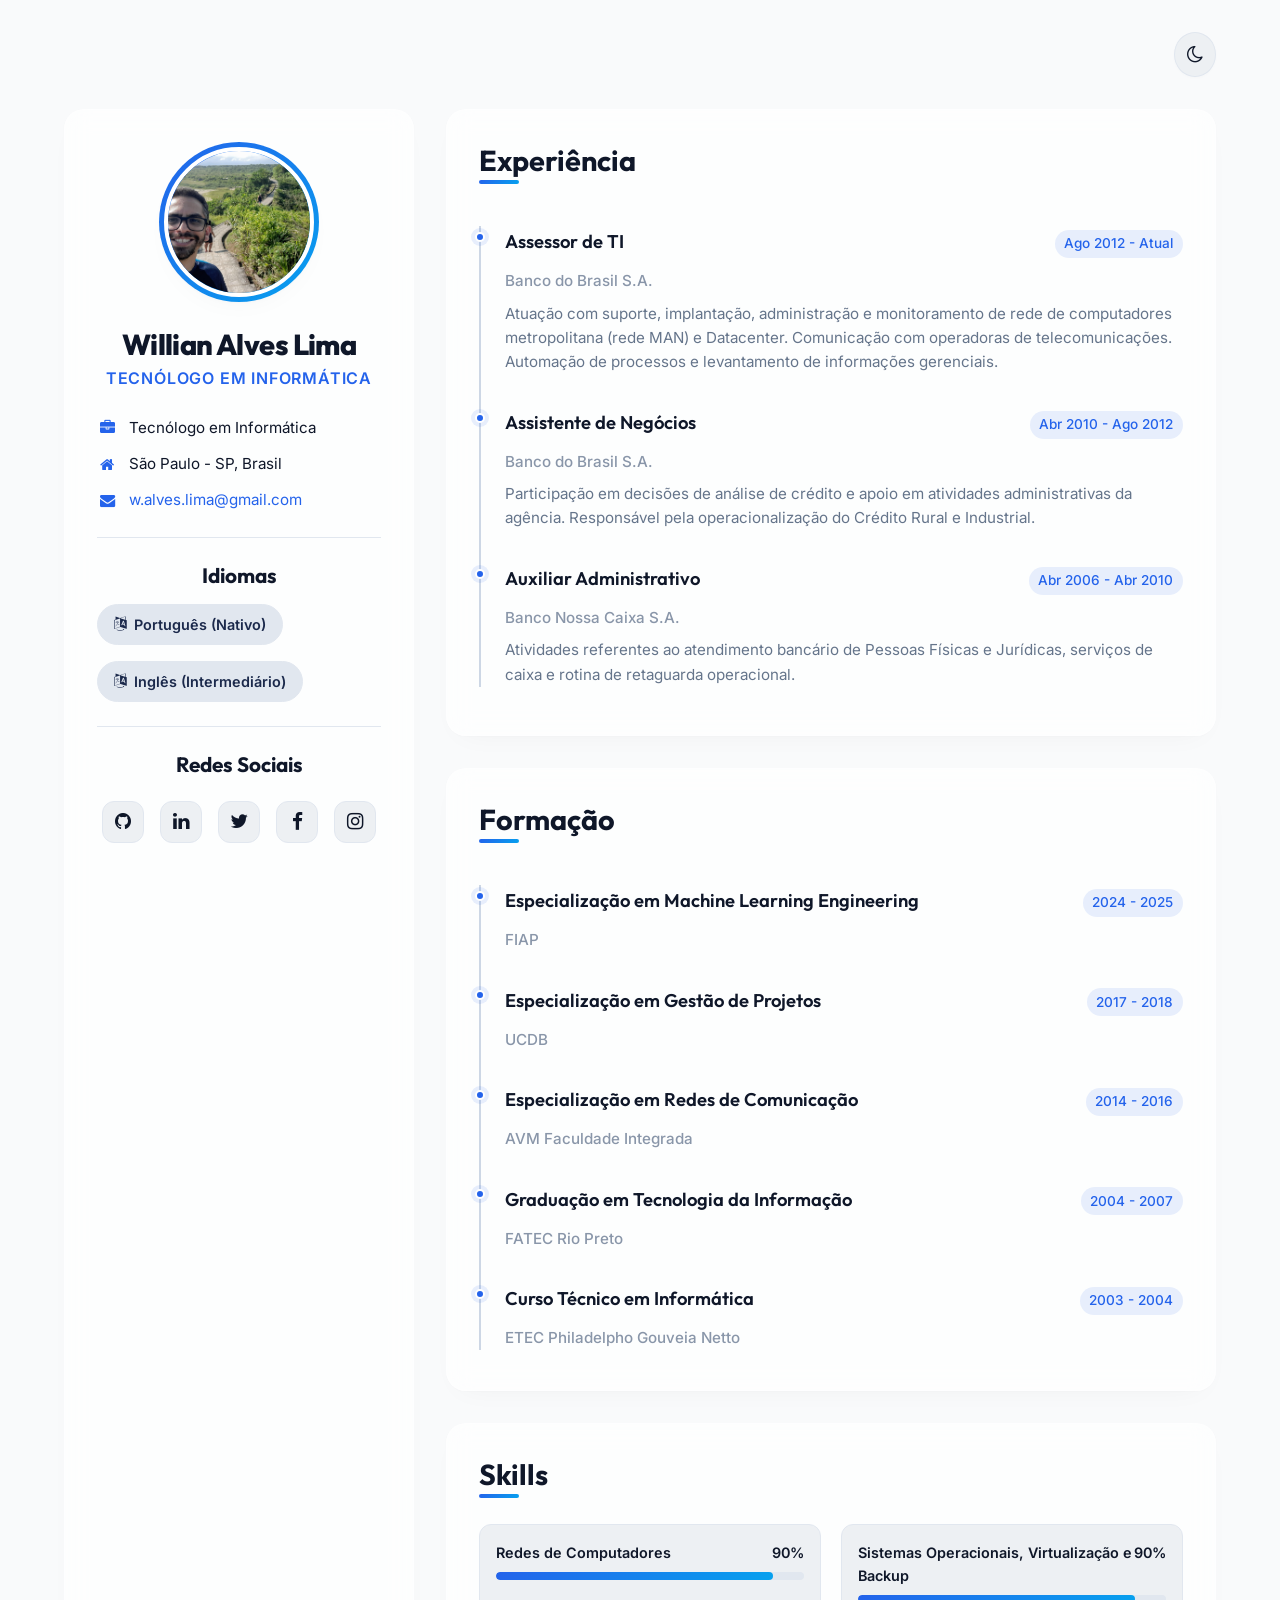
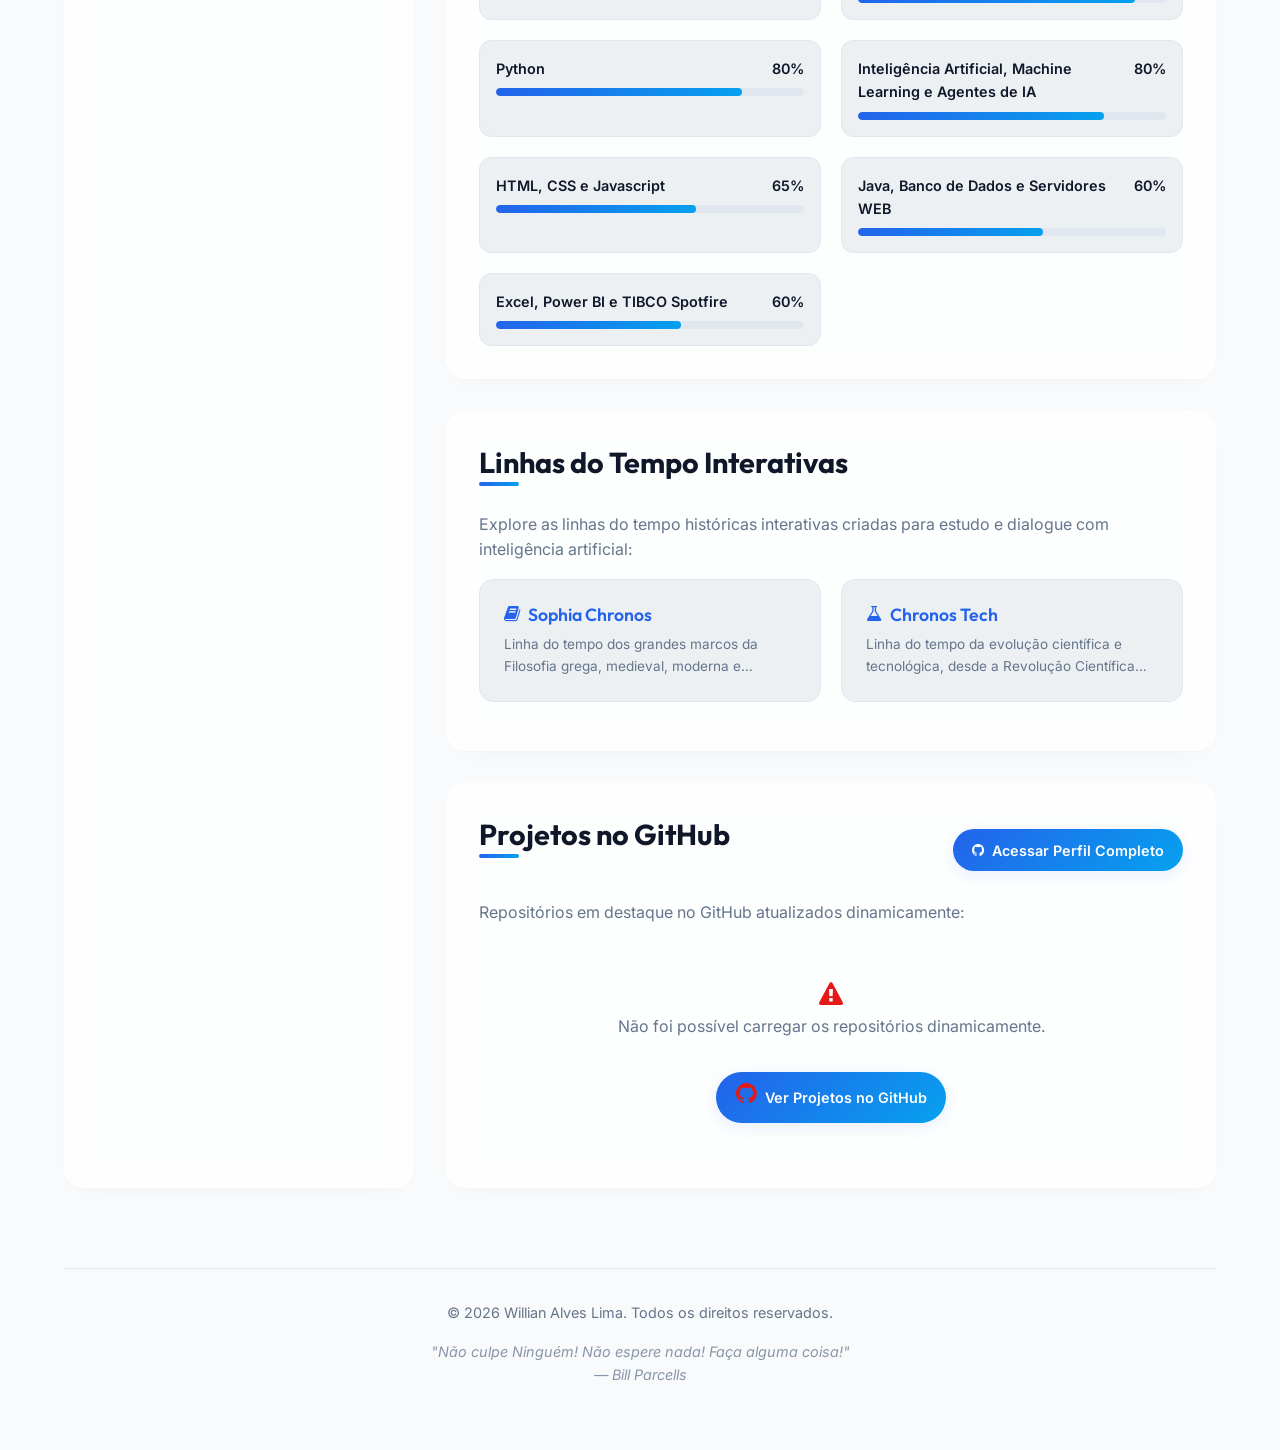
<file: index.html>
<!DOCTYPE html>
<html lang="pt-br">
<head>
    <meta charset="UTF-8">
    <meta name="viewport" content="width=device-width, initial-scale=1.0">
    <title>Willian Alves Lima | Currículo & Portfólio</title>
    
    <!-- SEO Meta Tags -->
    <meta name="description" content="Currículo e Portfólio de Willian Alves Lima. Tecnólogo em Informática, especialista em Redes, Sistemas Operacionais e Machine Learning. Confira meus projetos e redes sociais.">
    <meta name="keywords" content="Willian Alves Lima, Currículo, Portfólio, Tecnólogo em Informática, Machine Learning, Redes de Computadores, Python, Git, GitHub">
    <meta name="author" content="Willian Alves Lima">
    
    <!-- Open Graph / Facebook -->
    <meta property="og:type" content="website">
    <meta property="og:title" content="Willian Alves Lima | Currículo & Portfólio">
    <meta property="og:description" content="Currículo e Portfólio de Willian Alves Lima. Especialista em TI, Redes e Machine Learning.">
    <meta property="og:image" content="img/foto_perfil3.jpg">

    <!-- Stylesheets -->
    <link rel="stylesheet" href="css/style.css">
    
    <!-- Font Awesome (for icons) with SRI protection as per security guidelines -->
    <link rel="stylesheet" href="https://cdnjs.cloudflare.com/ajax/libs/font-awesome/4.7.0/css/font-awesome.min.css" integrity="sha512-SfTiTlX6kk+qitfevl/7LibUOeJWlt9rbyDn92a1DqWOw9vWG2MFoays0sgObmWazO5BQPiFucnnEAjpAB+/Sw==" crossorigin="anonymous" referrerpolicy="no-referrer" />
</head>
<body>

    <div class="app-container">
        
        <!-- Header Controls (Theme switcher) -->
        <header class="top-bar">
            <button id="theme-toggle" class="theme-toggle-btn" aria-label="Alternar tema claro/escuro">
                <i class="fa fa-moon-o" aria-hidden="true"></i>
            </button>
        </header>

        <!-- Main Profile Grid -->
        <div class="profile-grid">
            
            <!-- Left Column: Personal info & social links -->
            <aside class="profile-card card">
                <div class="avatar-wrapper">
                    <img src="img/foto_perfil3.jpg" class="avatar" alt="Foto de perfil de Willian Alves Lima">
                </div>
                
                <h1 class="profile-name">Willian Alves Lima</h1>
                <p class="profile-title">Tecnólogo em Informática</p>
                
                <div class="profile-details">
                    <div class="detail-item">
                        <i class="fa fa-briefcase" aria-hidden="true"></i>
                        <span>Tecnólogo em Informática</span>
                    </div>
                    <div class="detail-item">
                        <i class="fa fa-home" aria-hidden="true"></i>
                        <span>São Paulo - SP, Brasil</span>
                    </div>
                    <div class="detail-item">
                        <i class="fa fa-envelope" aria-hidden="true"></i>
                        <a href="mailto:w.alves.lima@gmail.com">w.alves.lima@gmail.com</a>
                    </div>
                </div>

                <hr style="border: 0; border-top: 1px solid var(--border-color); margin: 1.5rem 0;">

                <h3>Idiomas</h3>
                <div class="lang-list">
                    <span class="lang-badge">
                        <i class="fa fa-language" aria-hidden="true"></i> Português (Nativo)
                    </span>
                    <span class="lang-badge">
                        <i class="fa fa-language" aria-hidden="true"></i> Inglês (Intermediário)
                    </span>
                </div>

                <hr style="border: 0; border-top: 1px solid var(--border-color); margin: 1.5rem 0;">

                <h3>Redes Sociais</h3>
                <div class="social-links">
                    <a href="https://github.com/willalveslima" class="social-btn" target="_blank" rel="noopener noreferrer" aria-label="GitHub">
                        <i class="fa fa-github" aria-hidden="true"></i>
                    </a>
                    <a href="https://www.linkedin.com/in/willalveslima/" class="social-btn" target="_blank" rel="noopener noreferrer" aria-label="LinkedIn">
                        <i class="fa fa-linkedin" aria-hidden="true"></i>
                    </a>
                    <a href="https://twitter.com/willalveslima" class="social-btn" target="_blank" rel="noopener noreferrer" aria-label="Twitter">
                        <i class="fa fa-twitter" aria-hidden="true"></i>
                    </a>
                    <a href="https://facebook.com/willian.lima.1276" class="social-btn" target="_blank" rel="noopener noreferrer" aria-label="Facebook">
                        <i class="fa fa-facebook" aria-hidden="true"></i>
                    </a>
                    <a href="https://www.instagram.com/willalveslima" class="social-btn" target="_blank" rel="noopener noreferrer" aria-label="Instagram">
                        <i class="fa fa-instagram" aria-hidden="true"></i>
                    </a>
                </div>
            </aside>

            <!-- Right Column: Curriculum details & portfolio -->
            <main>
                
                <!-- Experience Section -->
                <section class="section-card card">
                    <h2>Experiência</h2>
                    <div class="timeline">
                        
                        <div class="timeline-item">
                            <div class="timeline-dot"></div>
                            <div class="timeline-header">
                                <h3 class="timeline-title">Assessor de TI</h3>
                                <span class="timeline-date">Ago 2012 - Atual</span>
                            </div>
                            <p class="timeline-subtitle">Banco do Brasil S.A.</p>
                            <p class="timeline-desc">Atuação com suporte, implantação, administração e monitoramento de rede de computadores metropolitana (rede MAN) e Datacenter. Comunicação com operadoras de telecomunicações. Automação de processos e levantamento de informações gerenciais.</p>
                        </div>
                        
                        <div class="timeline-item">
                            <div class="timeline-dot"></div>
                            <div class="timeline-header">
                                <h3 class="timeline-title">Assistente de Negócios</h3>
                                <span class="timeline-date">Abr 2010 - Ago 2012</span>
                            </div>
                            <p class="timeline-subtitle">Banco do Brasil S.A.</p>
                            <p class="timeline-desc">Participação em decisões de análise de crédito e apoio em atividades administrativas da agência. Responsável pela operacionalização do Crédito Rural e Industrial.</p>
                        </div>
                        
                        <div class="timeline-item">
                            <div class="timeline-dot"></div>
                            <div class="timeline-header">
                                <h3 class="timeline-title">Auxiliar Administrativo</h3>
                                <span class="timeline-date">Abr 2006 - Abr 2010</span>
                            </div>
                            <p class="timeline-subtitle">Banco Nossa Caixa S.A.</p>
                            <p class="timeline-desc">Atividades referentes ao atendimento bancário de Pessoas Físicas e Jurídicas, serviços de caixa e rotina de retaguarda operacional.</p>
                        </div>

                    </div>
                </section>

                <!-- Education Section -->
                <section class="section-card card">
                    <h2>Formação</h2>
                    <div class="timeline">
                        
                        <div class="timeline-item">
                            <div class="timeline-dot"></div>
                            <div class="timeline-header">
                                <h3 class="timeline-title">Especialização em Machine Learning Engineering</h3>
                                <span class="timeline-date">2024 - 2025</span>
                            </div>
                            <p class="timeline-subtitle">FIAP</p>
                        </div>

                        <div class="timeline-item">
                            <div class="timeline-dot"></div>
                            <div class="timeline-header">
                                <h3 class="timeline-title">Especialização em Gestão de Projetos</h3>
                                <span class="timeline-date">2017 - 2018</span>
                            </div>
                            <p class="timeline-subtitle">UCDB</p>
                        </div>

                        <div class="timeline-item">
                            <div class="timeline-dot"></div>
                            <div class="timeline-header">
                                <h3 class="timeline-title">Especialização em Redes de Comunicação</h3>
                                <span class="timeline-date">2014 - 2016</span>
                            </div>
                            <p class="timeline-subtitle">AVM Faculdade Integrada</p>
                        </div>

                        <div class="timeline-item">
                            <div class="timeline-dot"></div>
                            <div class="timeline-header">
                                <h3 class="timeline-title">Graduação em Tecnologia da Informação</h3>
                                <span class="timeline-date">2004 - 2007</span>
                            </div>
                            <p class="timeline-subtitle">FATEC Rio Preto</p>
                        </div>

                        <div class="timeline-item">
                            <div class="timeline-dot"></div>
                            <div class="timeline-header">
                                <h3 class="timeline-title">Curso Técnico em Informática</h3>
                                <span class="timeline-date">2003 - 2004</span>
                            </div>
                            <p class="timeline-subtitle">ETEC Philadelpho Gouveia Netto</p>
                        </div>

                    </div>
                </section>

                <!-- Skills Section -->
                <section class="section-card card">
                    <h2>Skills</h2>
                    <div class="skills-grid">
                        
                        <div class="skill-card">
                            <div class="skill-info">
                                <span>Redes de Computadores</span>
                                <span>90%</span>
                            </div>
                            <div class="skill-progress-bg">
                                <div class="skill-progress-bar" data-progress="90"></div>
                            </div>
                        </div>

                        <div class="skill-card">
                            <div class="skill-info">
                                <span>Sistemas Operacionais, Virtualização e Backup</span>
                                <span>90%</span>
                            </div>
                            <div class="skill-progress-bg">
                                <div class="skill-progress-bar" data-progress="90"></div>
                            </div>
                        </div>

                        <div class="skill-card">
                            <div class="skill-info">
                                <span>Python</span>
                                <span>80%</span>
                            </div>
                            <div class="skill-progress-bg">
                                <div class="skill-progress-bar" data-progress="80"></div>
                            </div>
                        </div>

                        <div class="skill-card">
                            <div class="skill-info">
                                <span>Inteligência Artificial, Machine Learning e Agentes de IA</span>
                                <span>80%</span>
                            </div>
                            <div class="skill-progress-bg">
                                <div class="skill-progress-bar" data-progress="80"></div>
                            </div>
                        </div>

                        <div class="skill-card">
                            <div class="skill-info">
                                <span>HTML, CSS e Javascript</span>
                                <span>65%</span>
                            </div>
                            <div class="skill-progress-bg">
                                <div class="skill-progress-bar" data-progress="65"></div>
                            </div>
                        </div>

                        <div class="skill-card">
                            <div class="skill-info">
                                <span>Java, Banco de Dados e Servidores WEB</span>
                                <span>60%</span>
                            </div>
                            <div class="skill-progress-bg">
                                <div class="skill-progress-bar" data-progress="60"></div>
                            </div>
                        </div>

                        <div class="skill-card">
                            <div class="skill-info">
                                <span>Excel, Power BI e TIBCO Spotfire</span>
                                <span>60%</span>
                            </div>
                            <div class="skill-progress-bg">
                                <div class="skill-progress-bar" data-progress="60"></div>
                            </div>
                        </div>

                    </div>
                </section>

                <!-- Interactive Timelines Section -->
                <section class="section-card card">
                    <h2>Linhas do Tempo Interativas</h2>
                    <p>Explore as linhas do tempo históricas interativas criadas para estudo e dialogue com inteligência artificial:</p>
                    <div class="repos-grid" style="margin-top: 1rem; margin-bottom: 1rem;">
                        <a href="filosofia.html" class="repo-card" style="min-height: auto; padding: 1.5rem;">
                            <div>
                                <h3 class="repo-name"><i class="fa fa-book" aria-hidden="true" style="color: var(--accent-color);"></i> Sophia Chronos</h3>
                                <p class="repo-desc" style="line-clamp: 2; -webkit-line-clamp: 2; margin-bottom: 0;">Linha do tempo dos grandes marcos da Filosofia grega, medieval, moderna e contemporânea com chat interativo com IA dos filósofos.</p>
                            </div>
                        </a>
                        <a href="ciencia-tecnologia.html" class="repo-card" style="min-height: auto; padding: 1.5rem;">
                            <div>
                                <h3 class="repo-name"><i class="fa fa-flask" aria-hidden="true" style="color: var(--accent-color);"></i> Chronos Tech</h3>
                                <p class="repo-desc" style="line-clamp: 2; -webkit-line-clamp: 2; margin-bottom: 0;">Linha do tempo da evolução científica e tecnológica, desde a Revolução Científica clássica até as redes neurais e IA moderna.</p>
                            </div>
                        </a>
                    </div>
                </section>

                <!-- GitHub Projects Section -->
                <section class="section-card card">
                    <div class="cta-header">
                        <h2>Projetos no GitHub</h2>
                        <a href="https://github.com/willalveslima" target="_blank" rel="noopener noreferrer" class="cta-btn">
                            <i class="fa fa-github" aria-hidden="true"></i> Acessar Perfil Completo
                        </a>
                    </div>
                    <p>Repositórios em destaque no GitHub atualizados dinamicamente:</p>
                    
                    <div id="github-repos-container" class="repos-grid">
                        <div class="loading-indicator">
                            <i class="fa fa-spinner" aria-hidden="true"></i>
                            <p>Carregando repositórios do GitHub...</p>
                        </div>
                    </div>
                </section>

            </main>

        </div>

        <!-- Footer -->
        <footer>
            <p>&copy; 2026 Willian Alves Lima. Todos os direitos reservados.</p>
            <cite>"Não culpe Ninguém! Não espere nada! Faça alguma coisa!" <br>&mdash; Bill Parcells</cite>
        </footer>

    </div>

    <!-- Scripts -->
    <script src="js/main.js"></script>
</body>
</html>
</file>
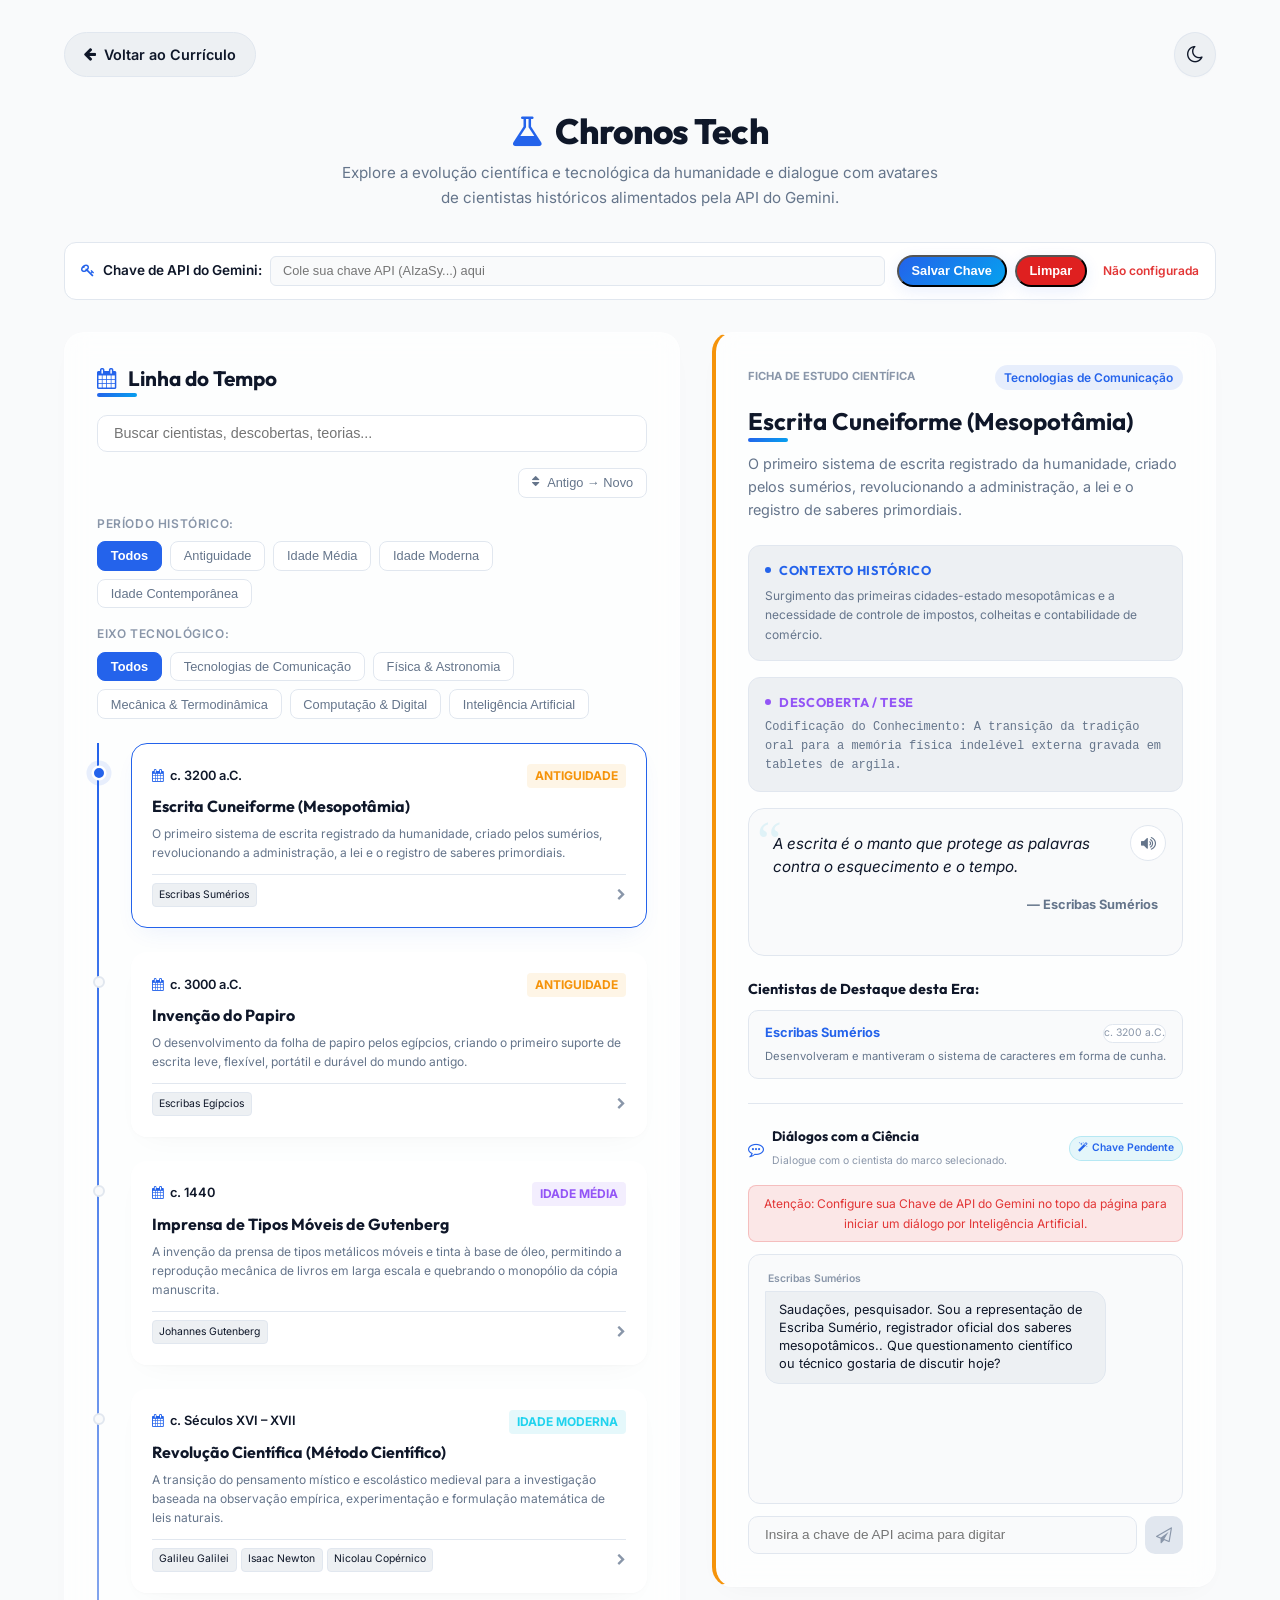
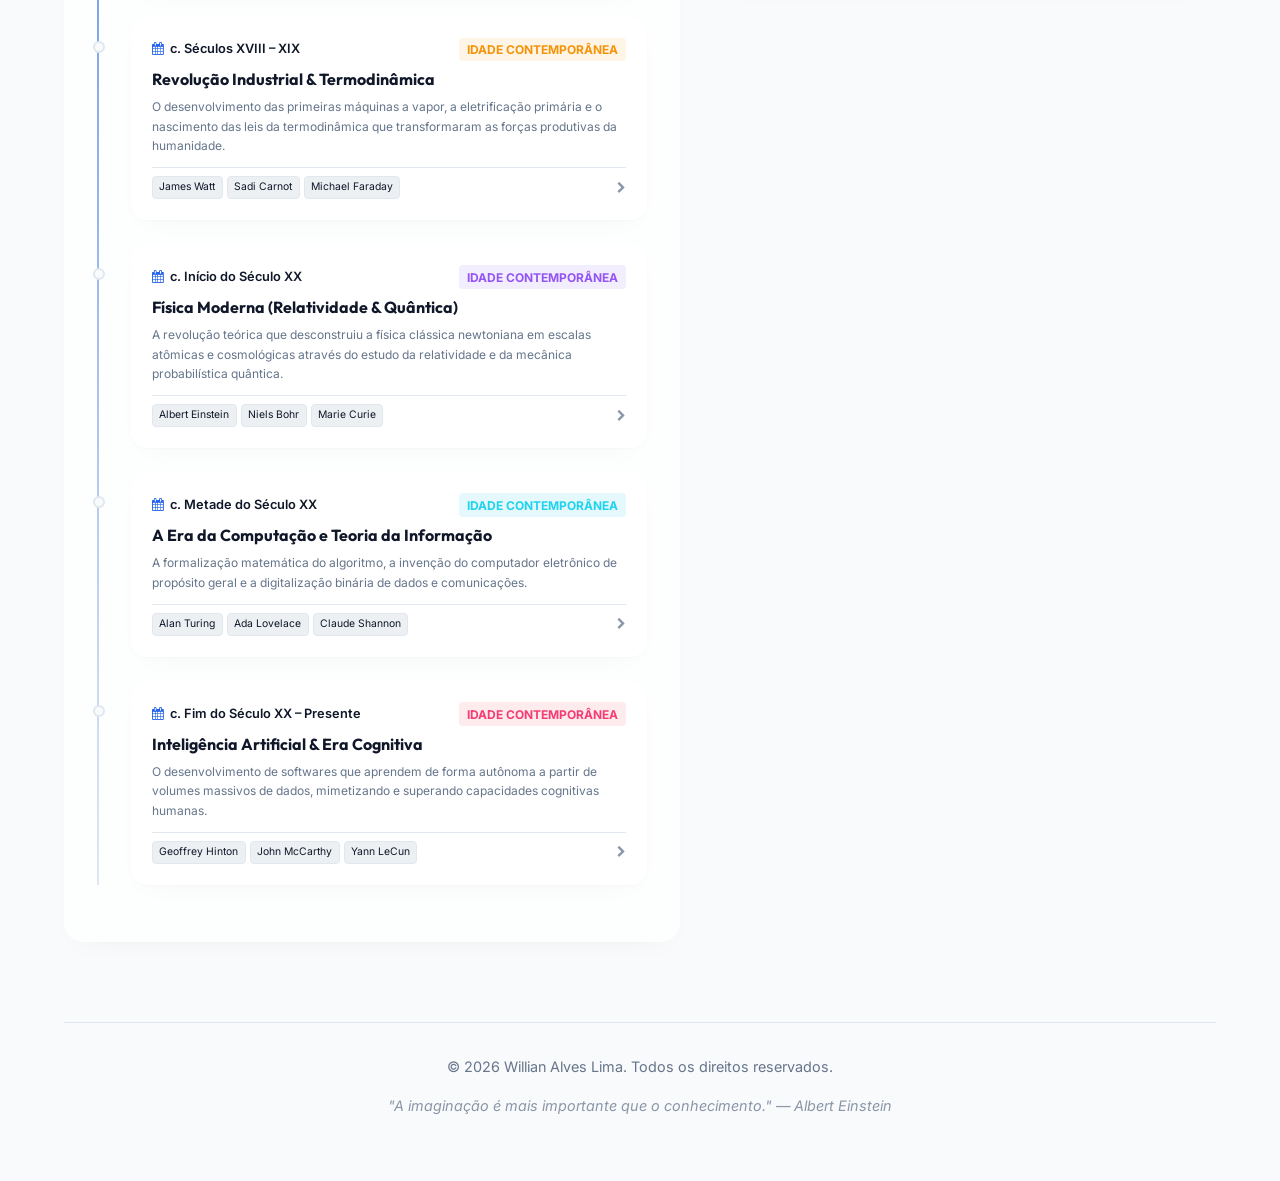
<file: ciencia-tecnologia.html>
<!DOCTYPE html>
<html lang="pt-br">
<head>
    <meta charset="UTF-8">
    <meta name="viewport" content="width=device-width, initial-scale=1.0">
    <title>Chronos Tech | Linha do Tempo de Ciência e Tecnologia</title>
    
    <!-- SEO Meta Tags -->
    <meta name="description" content="Explore os grandes marcos da ciência e tecnologia da humanidade. Dialogue com avatares de cientistas históricos através da API do Gemini.">
    <meta name="author" content="Willian Alves Lima">

    <!-- Stylesheets -->
    <link rel="stylesheet" href="css/style.css">
    <link rel="stylesheet" href="css/timeline.css">
    
    <!-- Font Awesome (legacy v4.7.0) with SRI -->
    <link rel="stylesheet" href="https://cdnjs.cloudflare.com/ajax/libs/font-awesome/4.7.0/css/font-awesome.min.css" integrity="sha512-SfTiTlX6kk+qitfevl/7LibUOeJWlt9rbyDn92a1DqWOw9vWG2MFoays0sgObmWazO5BQPiFucnnEAjpAB+/Sw==" crossorigin="anonymous" referrerpolicy="no-referrer" />
</head>
<body>

    <div class="app-container">
        
        <!-- Top Bar Navigation -->
        <header class="top-bar" style="justify-content: space-between;">
            <a href="index.html" class="cta-btn" style="background: var(--bg-tertiary); border: 1px solid var(--border-color); color: var(--text-primary) !important; box-shadow: none;">
                <i class="fa fa-arrow-left" aria-hidden="true"></i> Voltar ao Currículo
            </a>
            <div style="display: flex; gap: 1rem; align-items: center;">
                <button id="theme-toggle" class="theme-toggle-btn" aria-label="Alternar tema claro/escuro">
                    <i class="fa fa-moon-o" aria-hidden="true"></i>
                </button>
            </div>
        </header>

        <!-- Intro Header -->
        <div style="margin-bottom: 2rem; text-align: center;">
            <h1 style="display: inline-flex; align-items: center; gap: 0.75rem; justify-content: center; font-size: 2.2rem; margin-bottom: 0.5rem;">
                <i class="fa fa-flask" aria-hidden="true" style="color: var(--accent-color);"></i> Chronos Tech
            </h1>
            <p style="max-width: 600px; margin: 0 auto; font-size: 0.95rem;">
                Explore a evolução científica e tecnológica da humanidade e dialogue com avatares de cientistas históricos alimentados pela API do Gemini.
            </p>
        </div>

        <!-- API Key Configuration Section -->
        <section class="api-key-bar">
            <div class="api-key-input-wrapper">
                <i class="fa fa-key" aria-hidden="true" style="color: var(--accent-color);"></i>
                <label for="gemini-key" style="font-weight: 600;">Chave de API do Gemini:</label>
                <input type="password" id="gemini-key" class="api-key-input" placeholder="Cole sua chave API (AIzaSy...) aqui" aria-label="Chave API do Gemini">
            </div>
            <div style="display: flex; gap: 0.5rem; align-items: center;">
                <button id="save-key-btn" class="cta-btn" style="padding: 0.4rem 0.8rem; font-size: 0.8rem;">Salvar Chave</button>
                <button id="clear-key-btn" class="cta-btn" style="padding: 0.4rem 0.8rem; font-size: 0.8rem; background: hsl(0, 75%, 50%); color: white !important;">Limpar</button>
                <span id="key-status" class="api-key-status" style="margin-left: 0.5rem;"></span>
            </div>
        </section>

        <!-- Main Timeline Layout Grid -->
        <div class="timeline-page-grid">
            
            <!-- Left Column: Filters and Timeline list -->
            <section class="card">
                <h2 style="font-size: 1.3rem; margin-bottom: 1.5rem;"><i class="fa fa-calendar" aria-hidden="true" style="margin-right: 0.5rem; color: var(--accent-color);"></i> Linha do Tempo</h2>
                
                <div class="filters-section">
                    
                    <!-- Search Input -->
                    <div class="search-wrapper">
                        <input type="text" id="search-input" class="search-input" placeholder="Buscar cientistas, descobertas, teorias...">
                        <button id="search-clear" class="search-clear-btn" style="display: none;" aria-label="Limpar busca">
                            <i class="fa fa-times" aria-hidden="true"></i>
                        </button>
                    </div>

                    <!-- Chronological Order Toggle -->
                    <div style="display: flex; justify-content: flex-end;">
                        <button id="sort-toggle" class="filter-btn" style="display: inline-flex; align-items: center; gap: 0.5rem; width: auto;">
                            <i class="fa fa-sort" aria-hidden="true"></i>
                            <span id="sort-label">Antigo &rarr; Novo</span>
                        </button>
                    </div>

                    <!-- Period Filter -->
                    <div class="filter-group">
                        <span class="filter-label">Período Histórico:</span>
                        <div id="period-filters" class="filter-buttons">
                            <!-- Populated in JS -->
                        </div>
                    </div>

                    <!-- Thematic Line Filter -->
                    <div class="filter-group">
                        <span class="filter-label">Eixo Tecnológico:</span>
                        <div id="line-filters" class="filter-buttons">
                            <!-- Populated in JS -->
                        </div>
                    </div>

                </div>

                <!-- Active Timeline List -->
                <div id="timeline-list-container" class="timeline-interactive">
                    <!-- Populated in JS -->
                </div>

            </section>

            <!-- Right Column: Detail Card and AI Chat -->
            <section>
                
                <!-- Detailed Info Card -->
                <div id="detail-card" class="card detail-card">
                    <!-- Populated in JS -->
                </div>

            </section>

        </div>

        <!-- Footer -->
        <footer style="margin-top: 3rem;">
            <p>&copy; 2026 Willian Alves Lima. Todos os direitos reservados.</p>
            <cite>"A imaginação é mais importante que o conhecimento." &mdash; Albert Einstein</cite>
        </footer>

    </div>

    <!-- Scripts -->
    <script src="js/ciencia-tecnologia.js"></script>
</body>
</html>
</file>
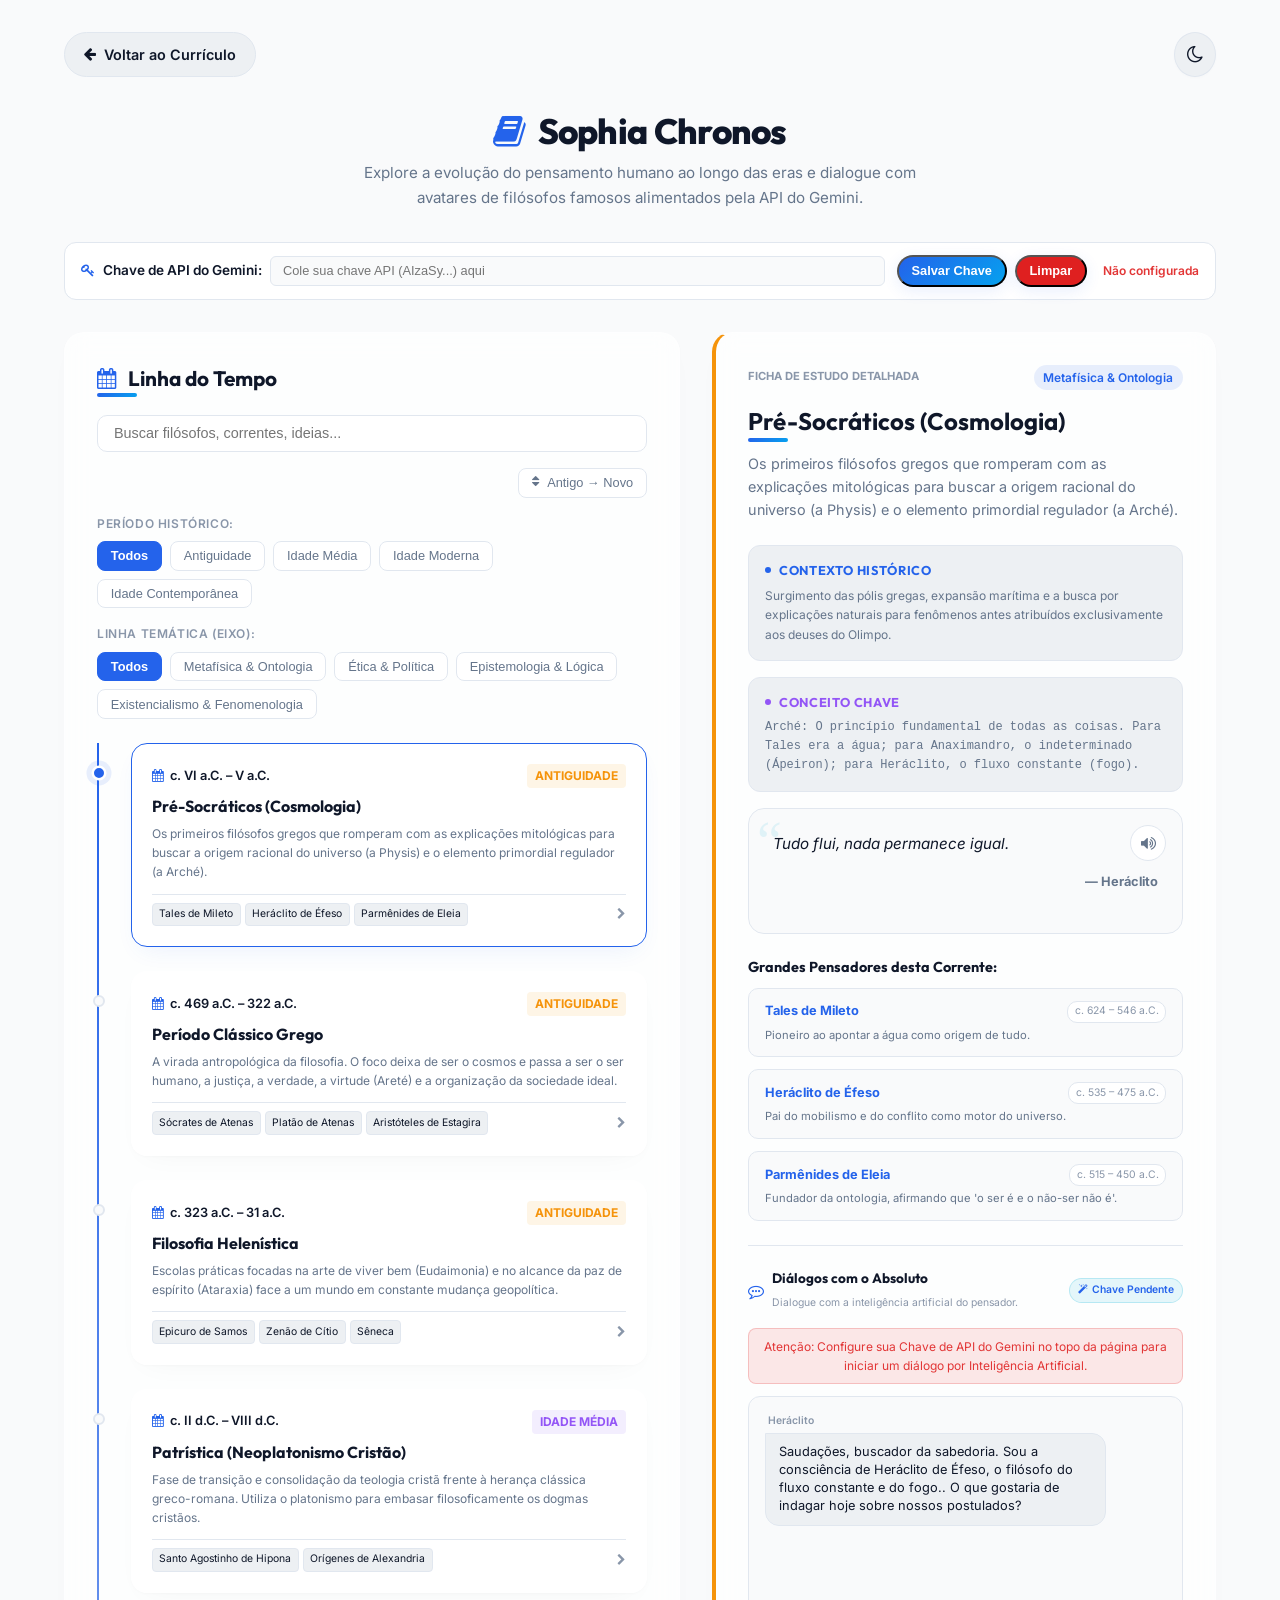
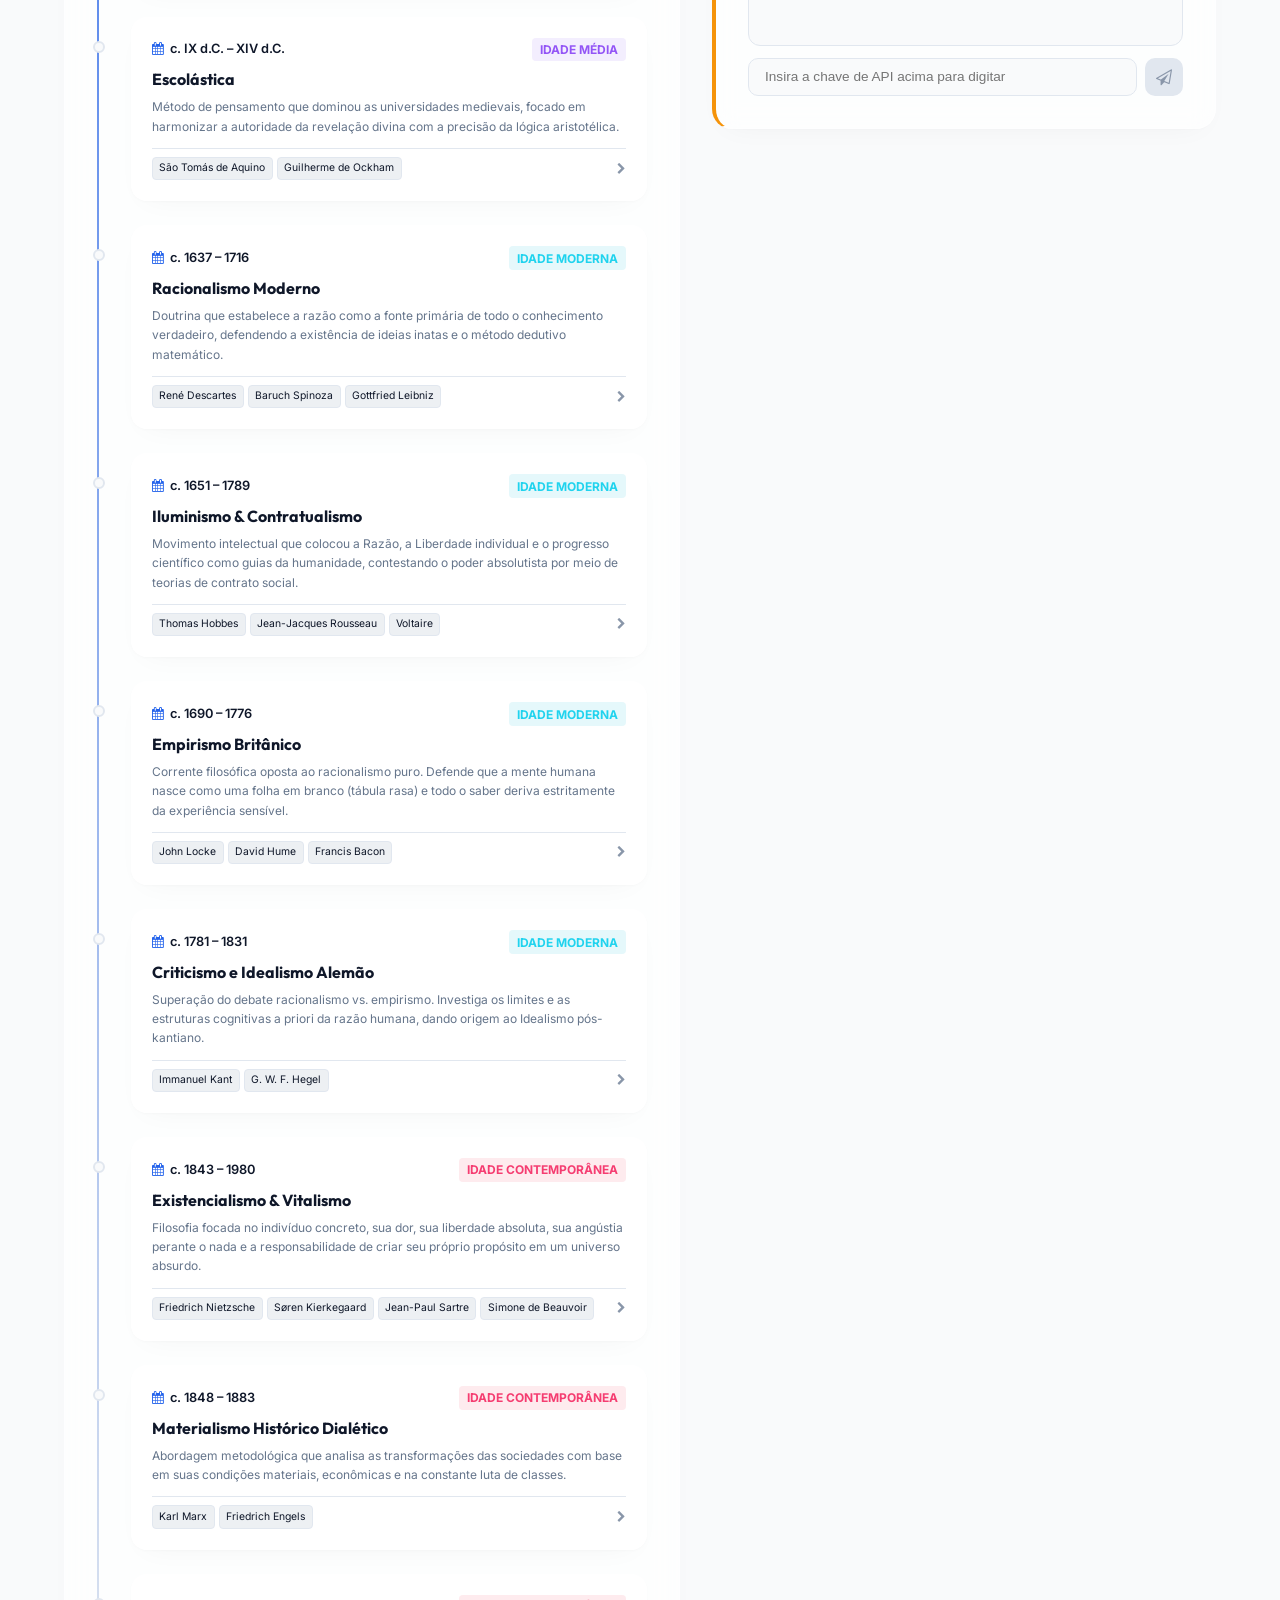
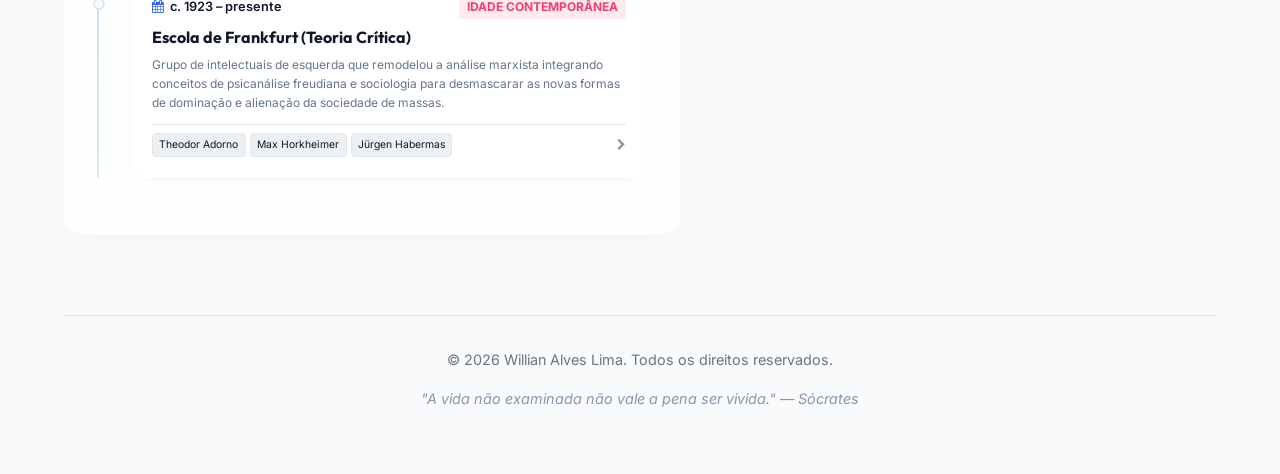
<file: filosofia.html>
<!DOCTYPE html>
<html lang="pt-br">
<head>
    <meta charset="UTF-8">
    <meta name="viewport" content="width=device-width, initial-scale=1.0">
    <title>Sophia Chronos | Linha do Tempo da Filosofia</title>
    
    <!-- SEO Meta Tags -->
    <meta name="description" content="Explore a linha do tempo dos grandes marcos e correntes filosóficas da humanidade. Dialogue com filósofos do passado através de inteligência artificial baseada no Gemini.">
    <meta name="author" content="Willian Alves Lima">

    <!-- Stylesheets -->
    <link rel="stylesheet" href="css/style.css">
    <link rel="stylesheet" href="css/timeline.css">
    
    <!-- Font Awesome (legacy v4.7.0) with SRI -->
    <link rel="stylesheet" href="https://cdnjs.cloudflare.com/ajax/libs/font-awesome/4.7.0/css/font-awesome.min.css" integrity="sha512-SfTiTlX6kk+qitfevl/7LibUOeJWlt9rbyDn92a1DqWOw9vWG2MFoays0sgObmWazO5BQPiFucnnEAjpAB+/Sw==" crossorigin="anonymous" referrerpolicy="no-referrer" />
</head>
<body>

    <div class="app-container">
        
        <!-- Top Bar Navigation -->
        <header class="top-bar" style="justify-content: space-between;">
            <a href="index.html" class="cta-btn" style="background: var(--bg-tertiary); border: 1px solid var(--border-color); color: var(--text-primary) !important; box-shadow: none;">
                <i class="fa fa-arrow-left" aria-hidden="true"></i> Voltar ao Currículo
            </a>
            <div style="display: flex; gap: 1rem; align-items: center;">
                <button id="theme-toggle" class="theme-toggle-btn" aria-label="Alternar tema claro/escuro">
                    <i class="fa fa-moon-o" aria-hidden="true"></i>
                </button>
            </div>
        </header>

        <!-- Intro Header -->
        <div style="margin-bottom: 2rem; text-align: center;">
            <h1 style="display: inline-flex; align-items: center; gap: 0.75rem; justify-content: center; font-size: 2.2rem; margin-bottom: 0.5rem;">
                <i class="fa fa-book" aria-hidden="true" style="color: var(--accent-color);"></i> Sophia Chronos
            </h1>
            <p style="max-width: 600px; margin: 0 auto; font-size: 0.95rem;">
                Explore a evolução do pensamento humano ao longo das eras e dialogue com avatares de filósofos famosos alimentados pela API do Gemini.
            </p>
        </div>

        <!-- API Key Configuration Section -->
        <section class="api-key-bar">
            <div class="api-key-input-wrapper">
                <i class="fa fa-key" aria-hidden="true" style="color: var(--accent-color);"></i>
                <label for="gemini-key" style="font-weight: 600;">Chave de API do Gemini:</label>
                <input type="password" id="gemini-key" class="api-key-input" placeholder="Cole sua chave API (AIzaSy...) aqui" aria-label="Chave API do Gemini">
            </div>
            <div style="display: flex; gap: 0.5rem; align-items: center;">
                <button id="save-key-btn" class="cta-btn" style="padding: 0.4rem 0.8rem; font-size: 0.8rem;">Salvar Chave</button>
                <button id="clear-key-btn" class="cta-btn" style="padding: 0.4rem 0.8rem; font-size: 0.8rem; background: hsl(0, 75%, 50%); color: white !important;">Limpar</button>
                <span id="key-status" class="api-key-status" style="margin-left: 0.5rem;"></span>
            </div>
        </section>

        <!-- Main Timeline Layout Grid -->
        <div class="timeline-page-grid">
            
            <!-- Left Column: Filters and Timeline list -->
            <section class="card">
                <h2 style="font-size: 1.3rem; margin-bottom: 1.5rem;"><i class="fa fa-calendar" aria-hidden="true" style="margin-right: 0.5rem; color: var(--accent-color);"></i> Linha do Tempo</h2>
                
                <div class="filters-section">
                    
                    <!-- Search Input -->
                    <div class="search-wrapper">
                        <input type="text" id="search-input" class="search-input" placeholder="Buscar filósofos, correntes, ideias...">
                        <button id="search-clear" class="search-clear-btn" style="display: none;" aria-label="Limpar busca">
                            <i class="fa fa-times" aria-hidden="true"></i>
                        </button>
                    </div>

                    <!-- Chronological Order Toggle -->
                    <div style="display: flex; justify-content: flex-end;">
                        <button id="sort-toggle" class="filter-btn" style="display: inline-flex; align-items: center; gap: 0.5rem; width: auto;">
                            <i class="fa fa-sort" aria-hidden="true"></i>
                            <span id="sort-label">Antigo &rarr; Novo</span>
                        </button>
                    </div>

                    <!-- Period Filter -->
                    <div class="filter-group">
                        <span class="filter-label">Período Histórico:</span>
                        <div id="period-filters" class="filter-buttons">
                            <!-- Populated in JS -->
                        </div>
                    </div>

                    <!-- Thematic Line Filter -->
                    <div class="filter-group">
                        <span class="filter-label">Linha Temática (Eixo):</span>
                        <div id="line-filters" class="filter-buttons">
                            <!-- Populated in JS -->
                        </div>
                    </div>

                </div>

                <!-- Active Timeline List -->
                <div id="timeline-list-container" class="timeline-interactive">
                    <!-- Populated in JS -->
                </div>

            </section>

            <!-- Right Column: Detail Card and AI Chat -->
            <section>
                
                <!-- Detailed Info Card -->
                <div id="detail-card" class="card detail-card">
                    <!-- Populated in JS -->
                </div>

            </section>

        </div>

        <!-- Footer -->
        <footer style="margin-top: 3rem;">
            <p>&copy; 2026 Willian Alves Lima. Todos os direitos reservados.</p>
            <cite>"A vida não examinada não vale a pena ser vivida." &mdash; Sócrates</cite>
        </footer>

    </div>

    <!-- Scripts -->
    <script src="js/filosofia.js"></script>
</body>
</html>
</file>
<file: css/style.css>
/* Google Fonts: Outfit (headings) and Inter (body text) */
@import url('https://fonts.googleapis.com/css2?family=Inter:wght@300;400;500;600&family=Outfit:wght@400;500;600;700;800&display=swap');

/* Reset & Base Styles */
*, *::before, *::after {
    box-sizing: border-box;
    margin: 0;
    padding: 0;
    transition: background-color 0.3s ease, border-color 0.3s ease, color 0.3s ease, box-shadow 0.3s ease;
}

:root {
    /* Font Families */
    --font-heading: 'Outfit', sans-serif;
    --font-body: 'Inter', sans-serif;

    /* Theme: Light (Default) */
    --bg-primary: hsl(210, 20%, 98%);
    --bg-secondary: hsl(0, 0%, 100%);
    --bg-tertiary: hsl(210, 20%, 94%);
    
    --text-primary: hsl(222, 47%, 11%);
    --text-secondary: hsl(215, 16%, 47%);
    --text-tertiary: hsl(215, 16%, 60%);
    
    --accent-color: hsl(221, 83%, 53%);
    --accent-hover: hsl(221, 83%, 45%);
    --accent-gradient: linear-gradient(135deg, hsl(221, 83%, 53%) 0%, hsl(200, 95%, 48%) 100%);
    --accent-light: hsla(221, 83%, 53%, 0.1);
    
    --card-shadow: 0 10px 30px -15px rgba(0, 0, 0, 0.05), 0 1px 3px rgba(0, 0, 0, 0.02);
    --border-color: hsl(214, 32%, 91%);
    --glass-bg: rgba(255, 255, 255, 0.7);
    --glass-border: rgba(255, 255, 255, 0.4);
    --glass-blur: blur(12px);
    
    --timeline-line: hsl(214, 32%, 85%);
    --badge-bg: hsl(214, 32%, 91%);
    --badge-text: hsl(222, 47%, 20%);
}

/* Theme: Dark Mode Override */
[data-theme="dark"] {
    --bg-primary: hsl(222, 47%, 10%);
    --bg-secondary: hsl(223, 47%, 14%);
    --bg-tertiary: hsl(224, 47%, 18%);
    
    --text-primary: hsl(210, 40%, 98%);
    --text-secondary: hsl(215, 20%, 75%);
    --text-tertiary: hsl(215, 15%, 55%);
    
    --accent-color: hsl(190, 90%, 50%);
    --accent-hover: hsl(190, 90%, 43%);
    --accent-gradient: linear-gradient(135deg, hsl(190, 90%, 50%) 0%, hsl(221, 83%, 53%) 100%);
    --accent-light: hsla(190, 90%, 50%, 0.15);
    
    --card-shadow: 0 20px 40px -20px rgba(0, 0, 0, 0.5);
    --border-color: hsl(223, 30%, 22%);
    --glass-bg: rgba(24, 33, 47, 0.65);
    --glass-border: rgba(255, 255, 255, 0.06);
    
    --timeline-line: hsl(223, 30%, 25%);
    --badge-bg: hsl(223, 30%, 22%);
    --badge-text: hsl(190, 90%, 60%);
}

html {
    scroll-behavior: smooth;
    font-size: 16px;
}

body {
    background-color: var(--bg-primary);
    color: var(--text-primary);
    font-family: var(--font-body);
    line-height: 1.6;
    overflow-x: hidden;
}

/* Typography */
h1, h2, h3, h4, h5, h6 {
    font-family: var(--font-heading);
    font-weight: 700;
    line-height: 1.25;
}

h1 {
    font-size: 2.5rem;
    font-weight: 800;
    margin-bottom: 0.5rem;
    letter-spacing: -0.02em;
}

h2 {
    font-size: 1.8rem;
    position: relative;
    margin-bottom: 2rem;
    display: inline-block;
}

h2::after {
    content: '';
    position: absolute;
    left: 0;
    bottom: -6px;
    width: 40px;
    height: 4px;
    background: var(--accent-gradient);
    border-radius: 2px;
}

h3 {
    font-size: 1.3rem;
    margin-bottom: 0.5rem;
}

p {
    color: var(--text-secondary);
    margin-bottom: 1rem;
}

a {
    color: var(--accent-color);
    text-decoration: none;
    transition: color 0.2s ease;
}

a:hover {
    color: var(--accent-hover);
}

/* Layout Container */
.app-container {
    max-width: 1200px;
    margin: 0 auto;
    padding: 2rem 1.5rem;
}

/* Grid Layout */
.profile-grid {
    display: grid;
    grid-template-columns: 1fr;
    gap: 2rem;
    margin-top: 2rem;
}

@media (min-width: 992px) {
    .profile-grid {
        grid-template-columns: 350px 1fr;
    }
}

/* Glassmorphism Card Style */
.card {
    background: var(--glass-bg);
    border: 1px solid var(--glass-border);
    backdrop-filter: var(--glass-blur);
    -webkit-backdrop-filter: var(--glass-blur);
    border-radius: 20px;
    padding: 2rem;
    box-shadow: var(--card-shadow);
    margin-bottom: 2rem;
}

/* Navigation & Header Controls */
.top-bar {
    display: flex;
    justify-content: flex-end;
    align-items: center;
    gap: 1rem;
    margin-bottom: 2rem;
}

.theme-toggle-btn {
    background: var(--bg-tertiary);
    border: 1px solid var(--border-color);
    color: var(--text-primary);
    cursor: pointer;
    padding: 0.75rem;
    border-radius: 50%;
    display: flex;
    align-items: center;
    justify-content: center;
    font-size: 1.2rem;
    box-shadow: var(--card-shadow);
    transition: transform 0.2s ease, background-color 0.2s ease;
}

.theme-toggle-btn:hover {
    transform: scale(1.1);
    background: var(--border-color);
}

/* Left Column: Profile Card */
.profile-card {
    position: sticky;
    top: 2rem;
    text-align: center;
}

.avatar-wrapper {
    position: relative;
    width: 160px;
    height: 160px;
    margin: 0 auto 1.5rem;
    border-radius: 50%;
    padding: 5px;
    background: var(--accent-gradient);
    box-shadow: var(--card-shadow);
}

.avatar {
    width: 100%;
    height: 100%;
    object-fit: cover;
    border-radius: 50%;
    border: 4px solid var(--bg-secondary);
}

.profile-name {
    font-size: 1.8rem;
    margin-bottom: 0.25rem;
}

.profile-title {
    font-size: 1rem;
    color: var(--accent-color);
    font-weight: 600;
    text-transform: uppercase;
    letter-spacing: 0.05em;
    margin-bottom: 1.5rem;
}

.profile-details {
    text-align: left;
    margin-bottom: 1.5rem;
}

.detail-item {
    display: flex;
    align-items: center;
    gap: 0.75rem;
    margin-bottom: 0.75rem;
    font-size: 0.95rem;
}

.detail-item i {
    color: var(--accent-color);
    width: 20px;
    text-align: center;
}

.social-links {
    display: flex;
    justify-content: center;
    gap: 1rem;
    flex-wrap: wrap;
    margin-top: 1.5rem;
}

.social-btn {
    display: flex;
    align-items: center;
    justify-content: center;
    width: 42px;
    height: 42px;
    background: var(--bg-tertiary);
    border: 1px solid var(--border-color);
    color: var(--text-primary);
    border-radius: 12px;
    font-size: 1.2rem;
    transition: all 0.3s ease;
}

.social-btn:hover {
    transform: translateY(-3px);
    background: var(--accent-color);
    color: var(--bg-secondary);
    border-color: var(--accent-color);
    box-shadow: 0 5px 15px var(--accent-light);
}

/* Right Column Content */
.section-card {
    animation: fadeInUp 0.6s ease both;
}

/* Timeline Components */
.timeline {
    position: relative;
    padding-left: 1.5rem;
    border-left: 2px solid var(--timeline-line);
    margin-top: 1rem;
}

.timeline-item {
    position: relative;
    margin-bottom: 2rem;
}

.timeline-item:last-child {
    margin-bottom: 0;
}

.timeline-dot {
    position: absolute;
    left: calc(-1.5rem - 6px);
    top: 6px;
    width: 10px;
    height: 10px;
    border-radius: 50%;
    background: var(--accent-color);
    border: 2px solid var(--bg-secondary);
    box-shadow: 0 0 0 4px var(--accent-light);
}

.timeline-header {
    display: flex;
    flex-direction: column;
    margin-bottom: 0.5rem;
}

@media (min-width: 576px) {
    .timeline-header {
        flex-direction: row;
        justify-content: space-between;
        align-items: baseline;
    }
}

.timeline-title {
    font-size: 1.15rem;
    font-weight: 600;
}

.timeline-date {
    font-size: 0.85rem;
    font-weight: 500;
    color: var(--accent-color);
    background: var(--accent-light);
    padding: 0.2rem 0.6rem;
    border-radius: 20px;
    margin-top: 0.25rem;
}

.timeline-subtitle {
    font-size: 0.95rem;
    font-weight: 500;
    color: var(--text-tertiary);
    margin-bottom: 0.5rem;
}

.timeline-desc {
    font-size: 0.95rem;
}

/* Skills Grid */
.skills-grid {
    display: grid;
    grid-template-columns: 1fr;
    gap: 1.25rem;
}

@media (min-width: 576px) {
    .skills-grid {
        grid-template-columns: 1fr 1fr;
    }
}

.skill-card {
    background: var(--bg-tertiary);
    padding: 1rem;
    border-radius: 12px;
    border: 1px solid var(--border-color);
}

.skill-info {
    display: flex;
    justify-content: space-between;
    margin-bottom: 0.5rem;
    font-weight: 600;
    font-size: 0.9rem;
}

.skill-progress-bg {
    background: var(--border-color);
    height: 8px;
    border-radius: 4px;
    overflow: hidden;
}

.skill-progress-bar {
    background: var(--accent-gradient);
    height: 100%;
    border-radius: 4px;
    width: 0; /* Dynamic loading in JS or standard CSS width transition */
    transition: width 1.5s cubic-bezier(0.1, 0.8, 0.2, 1);
}

/* Languages */
.lang-list {
    display: flex;
    gap: 1rem;
    flex-wrap: wrap;
    margin-top: 1rem;
}

.lang-badge {
    background: var(--badge-bg);
    color: var(--badge-text);
    padding: 0.5rem 1rem;
    border-radius: 50px;
    font-weight: 600;
    font-size: 0.9rem;
    border: 1px solid var(--border-color);
    display: flex;
    align-items: center;
    gap: 0.5rem;
}

/* GitHub Repos Section */
.repos-grid {
    display: grid;
    grid-template-columns: 1fr;
    gap: 1.25rem;
    margin-top: 1.5rem;
}

@media (min-width: 768px) {
    .repos-grid {
        grid-template-columns: 1fr 1fr;
    }
}

.repo-card {
    background: var(--bg-tertiary);
    border: 1px solid var(--border-color);
    border-radius: 14px;
    padding: 1.5rem;
    display: flex;
    flex-direction: column;
    justify-content: space-between;
    min-height: 170px;
    transition: transform 0.3s ease, border-color 0.3s ease, box-shadow 0.3s ease;
}

.repo-card:hover {
    transform: translateY(-5px);
    border-color: var(--accent-color);
    box-shadow: 0 10px 20px -10px var(--accent-light);
}

.repo-name {
    font-size: 1.1rem;
    font-weight: 600;
    margin-bottom: 0.5rem;
    display: flex;
    align-items: center;
    gap: 0.5rem;
}

.repo-desc {
    font-size: 0.85rem;
    color: var(--text-secondary);
    margin-bottom: 1rem;
    display: -webkit-box;
    -webkit-line-clamp: 3;
    -webkit-box-orient: vertical;
    overflow: hidden;
}

.repo-meta {
    display: flex;
    justify-content: space-between;
    align-items: center;
    font-size: 0.8rem;
    color: var(--text-tertiary);
}

.repo-lang {
    display: flex;
    align-items: center;
    gap: 0.4rem;
}

.lang-dot {
    width: 8px;
    height: 8px;
    border-radius: 50%;
    background-color: var(--accent-color);
}

.repo-stats {
    display: flex;
    gap: 0.75rem;
}

.repo-stat-item {
    display: flex;
    align-items: center;
    gap: 0.25rem;
}

/* Call to Action Section (GitHub Header) */
.cta-header {
    display: flex;
    flex-direction: column;
    justify-content: space-between;
    align-items: flex-start;
    gap: 1rem;
    margin-bottom: 1rem;
}

@media (min-width: 576px) {
    .cta-header {
        flex-direction: row;
        align-items: center;
    }
}

.cta-btn {
    background: var(--accent-gradient);
    color: var(--bg-secondary) !important;
    padding: 0.6rem 1.2rem;
    border-radius: 50px;
    font-weight: 600;
    font-size: 0.9rem;
    display: inline-flex;
    align-items: center;
    gap: 0.5rem;
    transition: transform 0.2s ease, box-shadow 0.2s ease;
    box-shadow: 0 4px 15px var(--accent-light);
}

.cta-btn:hover {
    transform: translateY(-2px);
    box-shadow: 0 6px 20px var(--accent-light);
}

/* Loading & Error States */
.loading-indicator, .error-message {
    grid-column: 1 / -1;
    text-align: center;
    padding: 2rem;
    color: var(--text-secondary);
}

.loading-indicator i {
    animation: spin 1s linear infinite;
    font-size: 1.5rem;
    margin-bottom: 0.5rem;
    display: block;
    color: var(--accent-color);
}

.error-message i {
    font-size: 1.5rem;
    color: hsl(0, 80%, 50%);
    margin-bottom: 0.5rem;
    display: block;
}

/* Footer styling */
footer {
    text-align: center;
    margin-top: 3rem;
    padding: 2rem 0;
    border-top: 1px solid var(--border-color);
    color: var(--text-tertiary);
    font-size: 0.9rem;
}

footer cite {
    font-style: italic;
    display: block;
    margin-top: 0.5rem;
}

/* Animations */
@keyframes fadeInUp {
    from {
        opacity: 0;
        transform: translateY(20px);
    }
    to {
        opacity: 1;
        transform: translateY(0);
    }
}

@keyframes spin {
    from { transform: rotate(0deg); }
    to { transform: rotate(360deg); }
}
</file>
<file: css/timeline.css>
/* Timeline Custom Styles */

/* API Key Settings Bar */
.api-key-bar {
    background: var(--bg-secondary);
    border: 1px solid var(--border-color);
    border-radius: 12px;
    padding: 0.75rem 1rem;
    display: flex;
    flex-wrap: wrap;
    align-items: center;
    justify-content: space-between;
    gap: 0.75rem;
    margin-bottom: 2rem;
    font-size: 0.85rem;
}

.api-key-input-wrapper {
    display: flex;
    align-items: center;
    gap: 0.5rem;
    flex: 1;
    min-width: 250px;
}

.api-key-input {
    flex: 1;
    padding: 0.4rem 0.75rem;
    background: var(--bg-primary);
    border: 1px solid var(--border-color);
    color: var(--text-primary);
    border-radius: 6px;
    font-size: 0.8rem;
}

.api-key-input:focus {
    outline: none;
    border-color: var(--accent-color);
}

.api-key-status {
    font-size: 0.75rem;
    font-weight: 600;
}

/* Page Layout */
.timeline-page-grid {
    display: grid;
    grid-template-columns: 1fr;
    gap: 2rem;
}

@media (min-width: 992px) {
    .timeline-page-grid {
        grid-template-columns: 1.1fr 0.9fr;
    }
}

/* Filters & Search */
.filters-section {
    display: flex;
    flex-direction: column;
    gap: 1rem;
    margin-bottom: 1.5rem;
}

.filter-group {
    display: flex;
    flex-direction: column;
    gap: 0.5rem;
}

.filter-label {
    font-size: 0.75rem;
    font-weight: 600;
    text-transform: uppercase;
    letter-spacing: 0.05em;
    color: var(--text-tertiary);
}

.filter-buttons {
    display: flex;
    flex-wrap: wrap;
    gap: 0.5rem;
}

.filter-btn {
    padding: 0.4rem 0.8rem;
    background: var(--bg-secondary);
    border: 1px solid var(--border-color);
    color: var(--text-secondary);
    border-radius: 8px;
    font-size: 0.8rem;
    cursor: pointer;
    transition: all 0.2s ease;
}

.filter-btn:hover {
    background: var(--bg-tertiary);
    color: var(--text-primary);
}

.filter-btn.active {
    background: var(--accent-color);
    color: var(--bg-secondary);
    border-color: var(--accent-color);
    font-weight: 600;
}

/* Search bar styling */
.search-wrapper {
    position: relative;
    width: 100%;
}

.search-input {
    width: 100%;
    padding: 0.6rem 2.5rem 0.6rem 1rem;
    background: var(--bg-secondary);
    border: 1px solid var(--border-color);
    color: var(--text-primary);
    border-radius: 10px;
    font-size: 0.9rem;
}

.search-input:focus {
    outline: none;
    border-color: var(--accent-color);
}

.search-clear-btn {
    position: absolute;
    right: 0.75rem;
    top: 50%;
    transform: translateY(-50%);
    background: none;
    border: none;
    color: var(--text-tertiary);
    cursor: pointer;
    font-size: 0.9rem;
}

/* Interactive Timeline Card List */
.timeline-interactive {
    position: relative;
    padding-left: 2rem;
    border-left: 2px solid var(--border-color);
}

.timeline-interactive::before {
    content: '';
    position: absolute;
    top: 0;
    bottom: 0;
    left: -2px;
    width: 2px;
    background: linear-gradient(to bottom, var(--accent-color) 0%, var(--border-color) 100%);
}

.timeline-card-wrapper {
    position: relative;
    margin-bottom: 1.5rem;
}

.timeline-card-dot {
    position: absolute;
    left: calc(-2rem - 6px);
    top: 1.5rem;
    width: 12px;
    height: 12px;
    border-radius: 50%;
    background: var(--bg-primary);
    border: 2px solid var(--border-color);
    transition: all 0.3s ease;
    z-index: 2;
}

.timeline-card-wrapper.active .timeline-card-dot {
    background: var(--accent-color);
    border-color: var(--bg-secondary);
    box-shadow: 0 0 0 4px var(--accent-light);
    transform: scale(1.25);
}

.timeline-interactive-card {
    background: var(--glass-bg);
    border: 1px solid var(--glass-border);
    border-radius: 16px;
    padding: 1.25rem;
    cursor: pointer;
    box-shadow: var(--card-shadow);
    transition: all 0.3s ease;
}

.timeline-interactive-card:hover {
    transform: translateX(5px);
    border-color: var(--border-color);
}

.timeline-card-wrapper.active .timeline-interactive-card {
    border-color: var(--accent-color);
    background: var(--bg-secondary);
    box-shadow: 0 10px 25px -10px var(--accent-light);
}

/* Timeline card header */
.timeline-card-header {
    display: flex;
    justify-content: space-between;
    align-items: center;
    margin-bottom: 0.5rem;
}

.timeline-card-period {
    font-size: 0.75rem;
    font-weight: 700;
    padding: 0.15rem 0.5rem;
    border-radius: 4px;
    text-transform: uppercase;
}

/* Detailed card styles */
.detail-card {
    position: sticky;
    top: 2rem;
}

.detail-section-title {
    font-size: 0.8rem;
    text-transform: uppercase;
    letter-spacing: 0.05em;
    color: var(--accent-color);
    font-weight: 700;
    margin-bottom: 0.5rem;
    display: flex;
    align-items: center;
    gap: 0.5rem;
}

.detail-info-block {
    background: var(--bg-tertiary);
    border: 1px solid var(--border-color);
    border-radius: 12px;
    padding: 1rem;
    margin-bottom: 1rem;
}

/* Quote Panel */
.quote-panel {
    background: var(--bg-primary);
    border: 1px solid var(--border-color);
    border-radius: 16px;
    padding: 1.5rem;
    margin-bottom: 1.5rem;
    position: relative;
}

.quote-text {
    font-size: 0.95rem;
    font-style: italic;
    color: var(--text-primary);
    line-height: 1.5;
}

.quote-author {
    font-size: 0.8rem;
    font-weight: 700;
    color: var(--text-secondary);
    text-align: right;
    margin-top: 0.5rem;
}

.quote-audio-btn {
    position: absolute;
    right: 1rem;
    top: 1rem;
    background: var(--bg-secondary);
    border: 1px solid var(--border-color);
    color: var(--text-secondary);
    width: 36px;
    height: 36px;
    border-radius: 50%;
    display: flex;
    align-items: center;
    justify-content: center;
    cursor: pointer;
    font-size: 1rem;
    transition: all 0.2s ease;
}

.quote-audio-btn:hover {
    background: var(--accent-color);
    color: var(--bg-secondary);
    border-color: var(--accent-color);
    transform: scale(1.05);
}

.quote-audio-btn.playing {
    background: var(--accent-color);
    color: var(--bg-secondary);
    border-color: var(--accent-color);
    animation: pulse-glow 1.5s infinite;
}

/* Philosopher List item */
.philosopher-list-item {
    background: var(--bg-primary);
    border: 1px solid var(--border-color);
    border-radius: 10px;
    padding: 0.75rem 1rem;
    margin-bottom: 0.75rem;
}

.philosopher-list-item:last-child {
    margin-bottom: 0;
}

/* AI Chat Section */
.chat-section {
    border-top: 1px solid var(--border-color);
    margin-top: 1.5rem;
    padding-top: 1.5rem;
}

.chat-header {
    display: flex;
    justify-content: space-between;
    align-items: center;
    margin-bottom: 1rem;
}

.chat-title-wrapper {
    display: flex;
    align-items: center;
    gap: 0.5rem;
}

.chat-title-wrapper i {
    color: var(--accent-color);
}

.chat-log {
    height: 250px;
    overflow-y: auto;
    background: var(--bg-primary);
    border: 1px solid var(--border-color);
    border-radius: 12px;
    padding: 1rem;
    display: flex;
    flex-direction: column;
    gap: 0.75rem;
    margin-bottom: 0.75rem;
}

/* Chat bubble styling */
.chat-msg {
    max-width: 85%;
    display: flex;
    flex-direction: column;
}

.chat-msg.user {
    align-self: flex-end;
    align-items: flex-end;
}

.chat-msg.assistant {
    align-self: flex-start;
    align-items: flex-start;
}

.chat-msg-sender {
    font-size: 0.65rem;
    font-weight: 600;
    color: var(--text-tertiary);
    margin-bottom: 0.2rem;
    padding: 0 0.2rem;
}

.chat-msg-bubble {
    padding: 0.6rem 0.8rem;
    border-radius: 14px;
    font-size: 0.8rem;
    line-height: 1.4;
}

.chat-msg.user .chat-msg-bubble {
    background: var(--accent-color);
    color: var(--bg-secondary);
    border-top-right-radius: 0;
}

.chat-msg.assistant .chat-msg-bubble {
    background: var(--bg-tertiary);
    border: 1px solid var(--border-color);
    color: var(--text-primary);
    border-top-left-radius: 0;
}

/* Chat Input Bar */
.chat-form {
    display: flex;
    gap: 0.5rem;
}

.chat-input {
    flex: 1;
    padding: 0.6rem 1rem;
    background: var(--bg-primary);
    border: 1px solid var(--border-color);
    color: var(--text-primary);
    border-radius: 10px;
    font-size: 0.85rem;
}

.chat-input:focus {
    outline: none;
    border-color: var(--accent-color);
}

.chat-send-btn {
    background: var(--accent-color);
    color: var(--bg-secondary);
    border: none;
    width: 38px;
    height: 38px;
    border-radius: 10px;
    display: flex;
    align-items: center;
    justify-content: center;
    cursor: pointer;
    font-size: 1rem;
    transition: all 0.2s ease;
}

.chat-send-btn:hover {
    background: var(--accent-hover);
}

.chat-send-btn:disabled {
    background: var(--border-color);
    color: var(--text-tertiary);
    cursor: not-allowed;
}

/* Chat Prompt Helper */
.chat-warning {
    font-size: 0.75rem;
    color: hsl(0, 75%, 55%);
    text-align: center;
    padding: 0.5rem;
    background: hsla(0, 75%, 50%, 0.1);
    border: 1px solid hsla(0, 75%, 50%, 0.2);
    border-radius: 8px;
    margin-bottom: 0.75rem;
}

.chat-warning-info {
    font-size: 0.75rem;
    color: var(--text-secondary);
    text-align: center;
    padding: 0.5rem;
    background: var(--bg-tertiary);
    border: 1px solid var(--border-color);
    border-radius: 8px;
    margin-bottom: 0.75rem;
}

/* Animations */
@keyframes pulse-glow {
    0% {
        box-shadow: 0 0 0 0 rgba(0, 180, 216, 0.4);
    }
    70% {
        box-shadow: 0 0 0 10px rgba(0, 180, 216, 0);
    }
    100% {
        box-shadow: 0 0 0 0 rgba(0, 180, 216, 0);
    }
}
</file>
